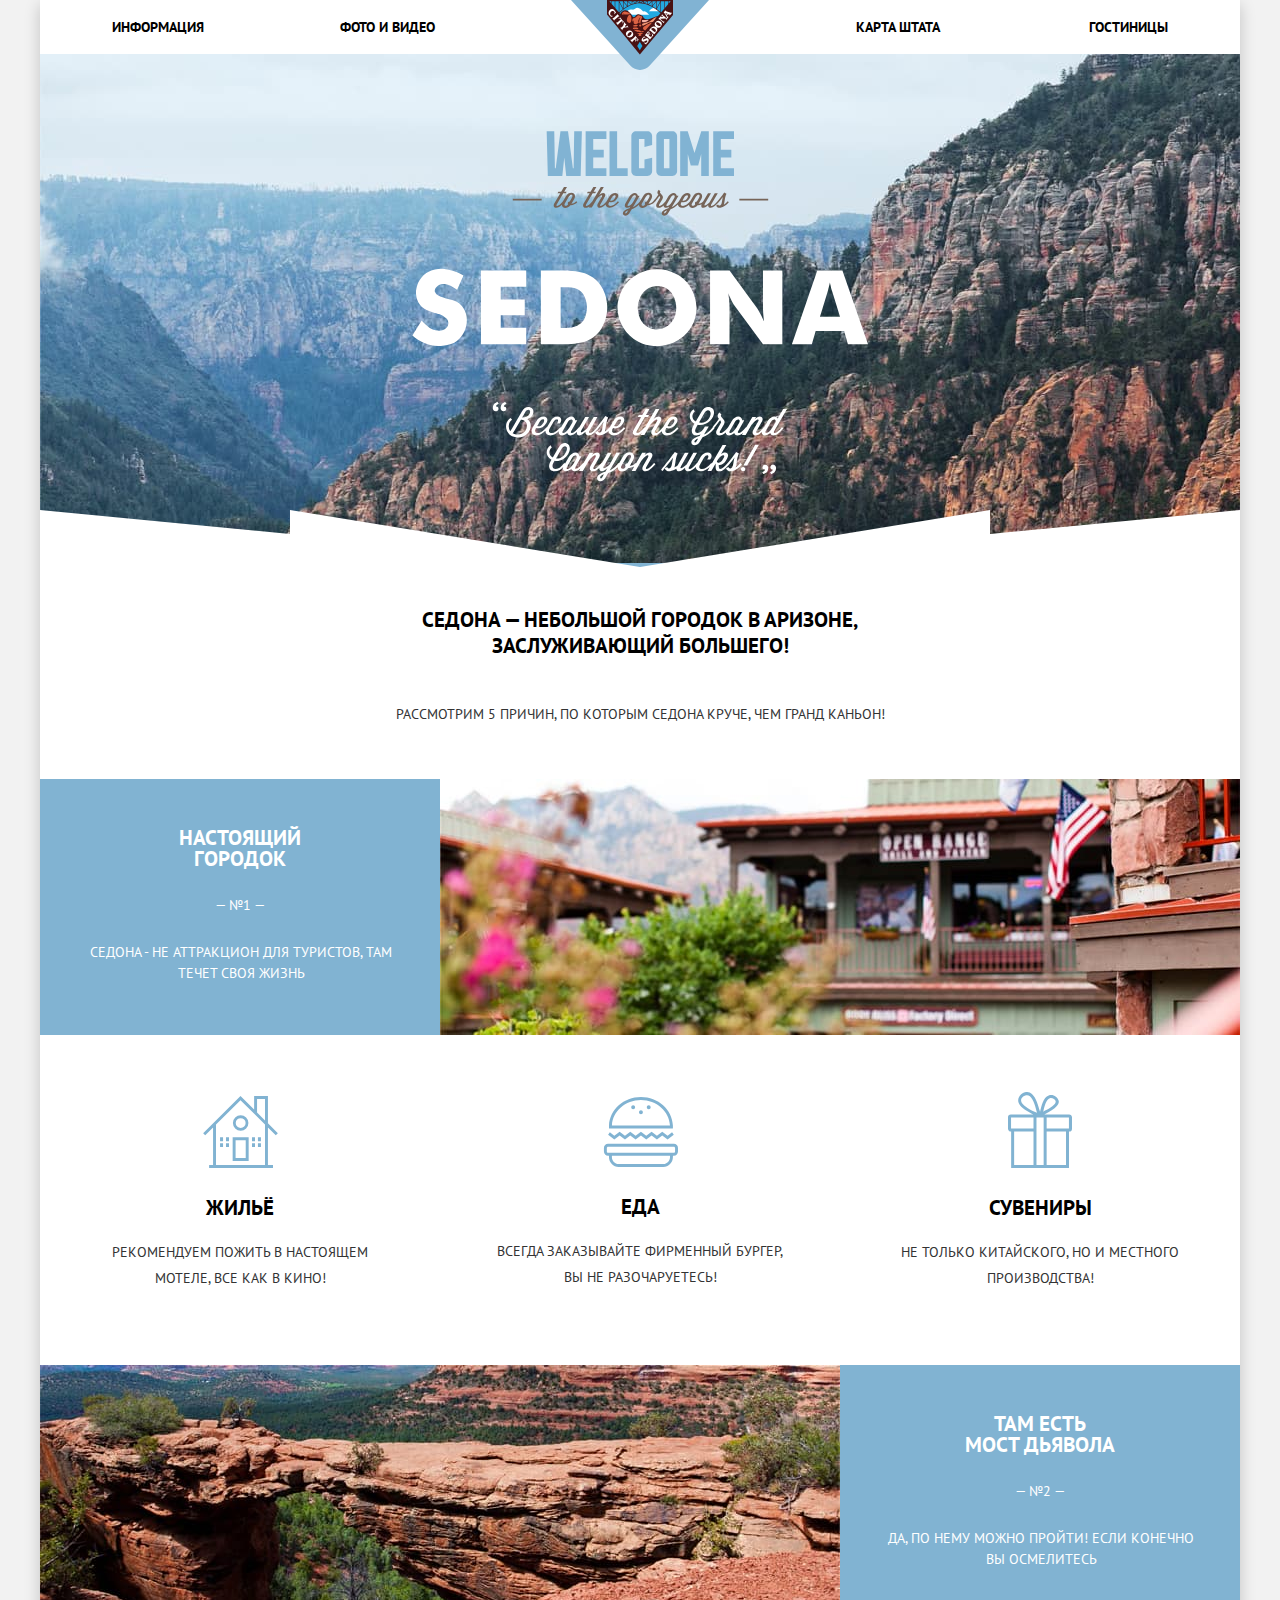
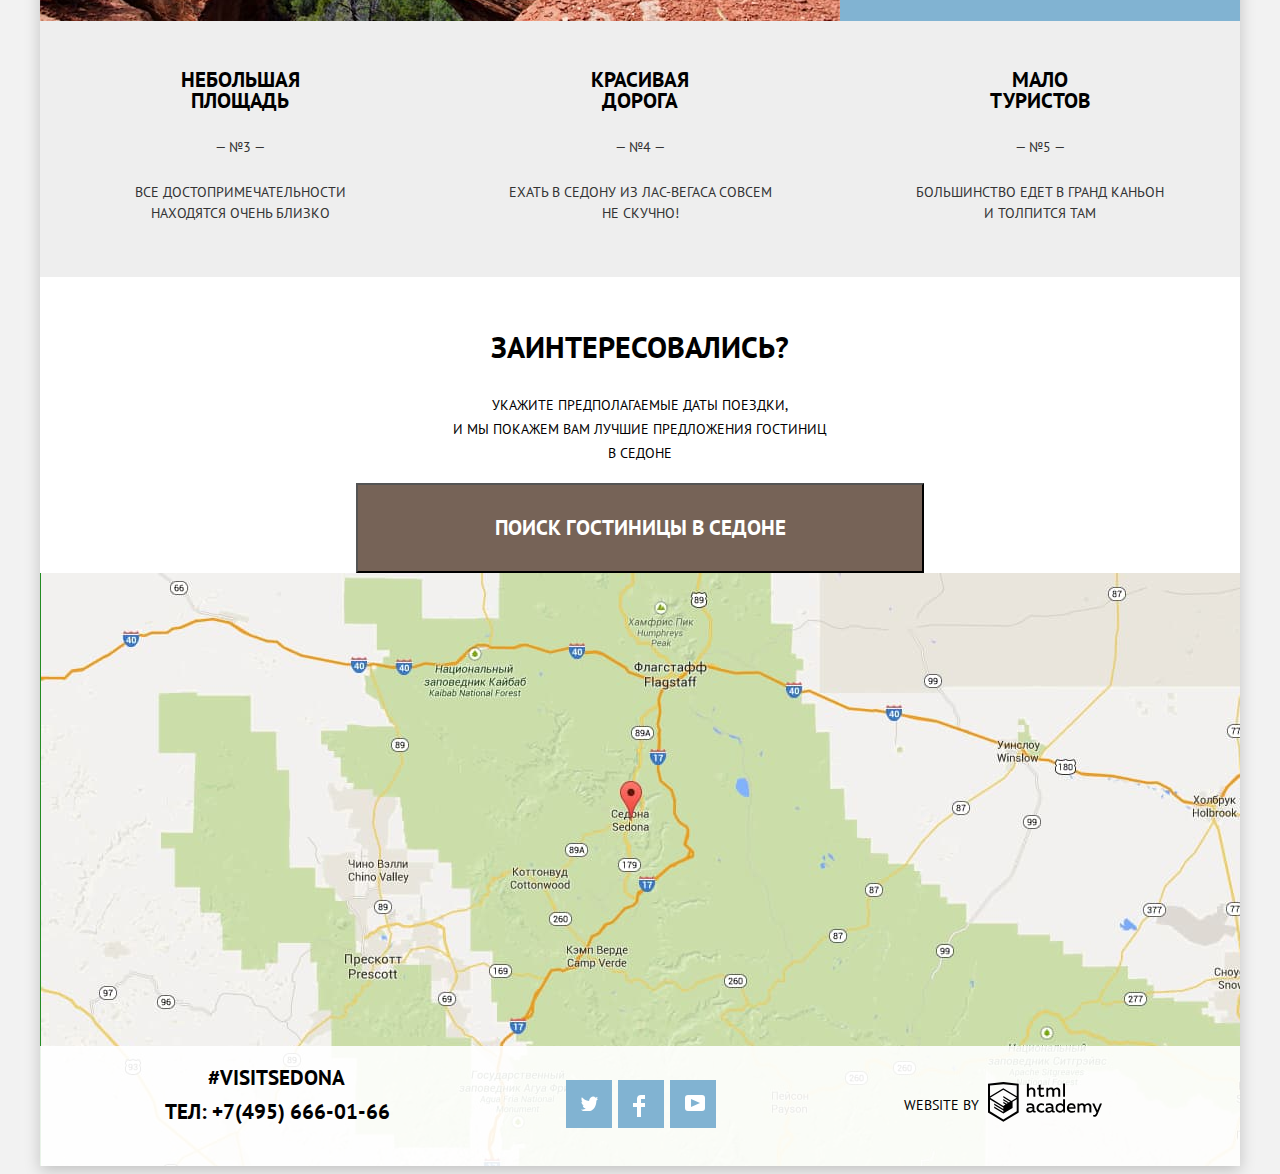
<file: index.html>
<!DOCTYPE html>
<html class="page" lang="ru">
<head>
  <meta charset="utf-8">
  <title>Добро пожаловать в городок Седона</title>
  <link rel="stylesheet" href="https://fonts.googleapis.com/css2?family=PT+Sans:wght@400;700&display=swap">
  <link rel="stylesheet" href="css/normalize.css">
  <link rel="stylesheet" href="css/style.min.css">
</head>

<body>
<div class="page_body">
  <header class="main_header">
    <a href="" class="main_header_logo">
      <img src="img/logo.svg" width="138" height="70" alt="Логотип «Седона»">
    </a>

    <nav class="main_navigation">
      <ul class="site_navigation">
        <li><a href="#" class="site_navigation_link">Информация</a></li>
        <li><a href="#" class="site_navigation_link">Фото и видео</a></li>
        <li><a href="#map_state" class="site_navigation_link">Карта штата</a></li>
        <li><a href="hotels.html" class="site_navigation_link">Гостиницы</a></li>
      </ul>
    </nav>

    <div class="header">
      <div class="banner_inform">
        <img width="1200" height="509" src="img/welcome.svg" alt="Добро пожаловать">
      </div>
      <div class="shape"></div>
    </div>
  </header>

  <main class="container">

    <div class="clarification">
      <h1>Седона&nbsp;&mdash; небольшой городок в&nbsp;Аризоне, Заслуживающий большего!</h1>
      <p class="text">Рассмотрим 5&nbsp;причин, по&nbsp;которым Седона круче, чем Гранд Каньон!</p>
    </div>

    <section class="causes_item_town">
      <h2 class="visually-hidden">Настоящий городок</h2>
      <div class="causes_town_canyon">
        <h3>Настоящий<br>городок</h3>
        <span>— №1 —</span>
        <p>Седона - не&nbsp;аттракцион для туристов, там течет своя жизнь</p>
      </div>
      <img width="800" height="256" src="img/fon_town.jpg" alt="Вид на город">
    </section>

    <section class="causes">
      <h2 class="visually-hidden">Что мы можем предоставить</h2>
      <ul class="causes_list">
        <li class="causes_item">
          <img width="75" height="72" src="img/icon_1.svg" alt="Выбор жилья">
          <h3>Жильё</h3>
          <span>Рекомендуем пожить в&nbsp;настоящем мотеле, все как в&nbsp;кино!</span>
        </li>
        <li class="causes_item">
          <img width="75" height="70" class="icon" src="img/icon_3.svg" alt="Выбор еды">
          <h3>Еда</h3>
          <span>Всегда заказывайте фирменный бургер, вы&nbsp;не&nbsp;разочаруетесь!</span>
        </li>
        <li class="causes_item">
          <img width="64" height="77" class="icon1" src="img/icon_2.svg" alt="Выбор сувениров">
          <h3>Сувениры</h3>
          <span>Не&nbsp;только китайского, но&nbsp;и&nbsp;местного производства!</span>
        </li>
      </ul>
    </section>

    <section class="causes_item_canyon">
      <h2 class="visually-hidden">Мост дьявола</h2>
      <img width="800" height="256" src="img/fon_mountains.jpg" alt="Вид каньона">
      <div class="causes_town_canyon">
        <h3>Там есть <br>мост дьявола</h3>
        <span>— №2 —</span>
        <p>Да, по&nbsp;нему можно пройти! Если конечно вы&nbsp;осмелитесь</p>
      </div>
    </section>

    <section class="causes_have">
      <h2 class="visually-hidden">Что мы имеем</h2>
      <ul class="causes_have_list">
        <li class="causes_have_item">
          <h3>Небольшая площадь</h3>
          <span>— №3 —</span>
          <p>Все достопримечательности находятся очень близко</p>
        </li>
        <li class="causes_have_item">
          <h3>Красивая дорога</h3>
          <span>— №4 —</span>
          <p>Ехать в&nbsp;Седону из&nbsp;Лас-Вегаса совсем не&nbsp;скучно!</p>
        </li>
        <li class="causes_have_item">
          <h3>Мало туристов</h3>
          <span>— №5 —</span>
          <p>Большинство едет в&nbsp;Гранд Каньон и&nbsp;толпится там</p>
        </li>
      </ul>
    </section>

    <section>
      <h2 class="visually-hidden">Форма поиска гостиницы</h2>
      <div class="block">
        <h3>Заинтересовались?</h3>
        <p>Укажите предполагаемые даты поездки,<br> и&nbsp;мы&nbsp;покажем вам лучшие предложения гостиниц в&nbsp;Седоне</p>
      </div>

      <div class="search">

        <form  action="https://echo.htmlacademy.ru" method="post">
          <button class="search_header">Поиск гостиницы в Седоне</button>
          <div class="search_body search_form  modal_show display_none">
            <div class="form_line clearfix">
              <label for="date">Дата заезда:</label>
              <input class="date field" type="text" id="date" name="date" value="24 апреля 2017">

              <svg class="icon_calendar icon_arrival" width="21" height="23" viewBox="0 0 21 23" fill="none"
                   xmlns="http://www.w3.org/2000/svg">
                <path fill-rule="evenodd" clip-rule="evenodd"
                      d="M16.406 3.02498H19.251C20.217 3.02498 21 3.84698 21 4.86198V21.164C21 22.179 20.217 23 19.251 23H1.75C0.784 23 0 22.179 0 21.164V4.86198C0 3.84698 0.784 3.02498 1.75 3.02498H4.593V1.64798C4.593 1.26698 4.887 0.958984 5.25 0.958984C5.612 0.958984 5.906 1.26698 5.906 1.64798V3.02498H9.844V1.64798C9.844 1.26698 10.138 0.958984 10.501 0.958984C10.862 0.958984 11.156 1.26698 11.156 1.64798V3.02498H15.094V1.64798C15.094 1.26698 15.387 0.958984 15.75 0.958984C16.112 0.958984 16.406 1.26698 16.406 1.64798V3.02498ZM19.5646 21.484C19.6466 21.3979 19.691 21.2828 19.688 21.164H19.689V4.86198C19.689 4.60898 19.493 4.40298 19.252 4.40298H16.407V5.78098C16.407 6.16198 16.113 6.46998 15.751 6.46998C15.388 6.46998 15.095 6.16198 15.095 5.78098V4.40298H11.157V5.78098C11.157 6.16198 10.863 6.46998 10.502 6.46998C10.139 6.46998 9.845 6.16198 9.845 5.78098V4.40298H5.907V5.78098C5.907 6.16198 5.613 6.46998 5.251 6.46998C4.888 6.46998 4.594 6.16198 4.594 5.78098V4.40298H1.75C1.50263 4.40953 1.30696 4.61458 1.312 4.86198V21.164C1.30696 21.4114 1.50263 21.6164 1.75 21.623H19.251C19.3698 21.6201 19.4826 21.5701 19.5646 21.484Z"/>
                <path fill-rule="evenodd" clip-rule="evenodd"
                      d="M4.59399 9.2251H7.21899V11.2911H4.59399V9.2251ZM4.59399 12.6681H7.21899V14.7351H4.59399V12.6681ZM7.21899 16.1121H4.59399V18.1781H7.21899V16.1121ZM9.18799 16.1121H11.813V18.1781H9.18799V16.1121ZM11.813 12.6681H9.18799V14.7351H11.813V12.6681ZM9.18799 9.2251H11.813V11.2911H9.18799V9.2251ZM16.406 16.1121H13.781V18.1781H16.406V16.1121ZM13.781 12.6681H16.406V14.7351H13.781V12.6681ZM16.406 9.2251H13.781V11.2911H16.406V9.2251Z"/>
              </svg>
            </div>

            <div class="form_line clearfix">
              <label for="departure">Дата выезда:</label>
              <input class="date field" type="text" id="departure" name="departure"  value="4 июля 2017">

              <svg class="icon_calendar icon_departure" width="21" height="23" viewBox="0 0 21 23" fill="none"
                   xmlns="http://www.w3.org/2000/svg">
                <path fill-rule="evenodd" clip-rule="evenodd"
                      d="M16.406 3.02498H19.251C20.217 3.02498 21 3.84698 21 4.86198V21.164C21 22.179 20.217 23 19.251 23H1.75C0.784 23 0 22.179 0 21.164V4.86198C0 3.84698 0.784 3.02498 1.75 3.02498H4.593V1.64798C4.593 1.26698 4.887 0.958984 5.25 0.958984C5.612 0.958984 5.906 1.26698 5.906 1.64798V3.02498H9.844V1.64798C9.844 1.26698 10.138 0.958984 10.501 0.958984C10.862 0.958984 11.156 1.26698 11.156 1.64798V3.02498H15.094V1.64798C15.094 1.26698 15.387 0.958984 15.75 0.958984C16.112 0.958984 16.406 1.26698 16.406 1.64798V3.02498ZM19.5646 21.484C19.6466 21.3979 19.691 21.2828 19.688 21.164H19.689V4.86198C19.689 4.60898 19.493 4.40298 19.252 4.40298H16.407V5.78098C16.407 6.16198 16.113 6.46998 15.751 6.46998C15.388 6.46998 15.095 6.16198 15.095 5.78098V4.40298H11.157V5.78098C11.157 6.16198 10.863 6.46998 10.502 6.46998C10.139 6.46998 9.845 6.16198 9.845 5.78098V4.40298H5.907V5.78098C5.907 6.16198 5.613 6.46998 5.251 6.46998C4.888 6.46998 4.594 6.16198 4.594 5.78098V4.40298H1.75C1.50263 4.40953 1.30696 4.61458 1.312 4.86198V21.164C1.30696 21.4114 1.50263 21.6164 1.75 21.623H19.251C19.3698 21.6201 19.4826 21.5701 19.5646 21.484Z"/>
                <path fill-rule="evenodd" clip-rule="evenodd"
                      d="M4.59399 9.2251H7.21899V11.2911H4.59399V9.2251ZM4.59399 12.6681H7.21899V14.7351H4.59399V12.6681ZM7.21899 16.1121H4.59399V18.1781H7.21899V16.1121ZM9.18799 16.1121H11.813V18.1781H9.18799V16.1121ZM11.813 12.6681H9.18799V14.7351H11.813V12.6681ZM9.18799 9.2251H11.813V11.2911H9.18799V9.2251ZM16.406 16.1121H13.781V18.1781H16.406V16.1121ZM13.781 12.6681H16.406V14.7351H13.781V12.6681ZM16.406 9.2251H13.781V11.2911H16.406V9.2251Z"/>
              </svg>
            </div>

            <div class="form_line clearfix">
              <div class="half_width">
                <div class="unit_container">
                  <label for="adult">Взрослые:</label>

                  <svg id="amountAdultMinus" class="find_button minus_find_button" width="12" height="3" viewBox="0 0 12 3" fill="none"
                       xmlns="http://www.w3.org/2000/svg">
                    <rect width="12" height="3"/>
                  </svg>

                  <input class="unit field" type="text" id="adult" name="adults"  value="2">

                  <svg id="amountAdultPlus" class="find_button plus_find_button" width="11" height="11" viewBox="0 0 11 11" fill="none"
                       xmlns="http://www.w3.org/2000/svg">
                    <path fill-rule="evenodd" clip-rule="evenodd"
                          d="M4.23086 6.76932V11H6.76932V6.76932H11V4.23086H6.76932V0H4.23085V4.23086H0V6.76932H4.23086Z"/>
                  </svg>
                </div>
              </div>

              <div class="half_width child">

                <div class="unit_container clearfix">
                  <label for="child">Дети:</label>

                  <svg id="amountChildrenMinus" class="find_button minus_find_button" width="12" height="3" viewBox="0 0 12 3" fill="none"
                       xmlns="http://www.w3.org/2000/svg">
                    <rect width="12" height="3"/>
                  </svg>

                  <input class="unit field" type="text" id="child" name="child"  value="0">

                  <svg id="amountChildrenPlus" class="find_button plus_find_button" width="11" height="11" viewBox="0 0 11 11" fill="none"
                       xmlns="http://www.w3.org/2000/svg">
                    <path fill-rule="evenodd" clip-rule="evenodd"
                          d="M4.23086 6.76932V11H6.76932V6.76932H11V4.23086H6.76932V0H4.23085V4.23086H0V6.76932H4.23086Z"/>
                  </svg>
                </div>
              </div>
            </div>

            <button class="find_button_find" type="button"><span>Найти</span></button>
          </div>

        </form>
      </div>
    </section>

    <div class="map" id="map_state">
      <iframe
        src="https://www.google.com/maps/embed?pb=!1m18!1m12!1m3!1d52385.18050596735!2d-111.83015794715256!3d34.85437338104664!2m3!1f0!2f0!3f0!3m2!1i1024!2i768!4f13.1!3m3!1m2!1s0x872da132f942b00d%3A0x5548c523fa6c8efd!2z0KHQtdC00L7QvdCwLCDQkNGA0LjQt9C-0L3QsCA4NjMzNiwg0KHQqNCQ!5e0!3m2!1sru!2sru!4v1603919654954!5m2!1sru!2sru"
        width="1200" height="593" style="border:0;" allowfullscreen="" aria-hidden="false"
        tabindex="0"></iframe>
    </div>

  </main>

  <footer class="main_footer">

    <div class="contact">
      <p>#VISITSEDONA</p>
      <a href="tel:+74956660166">Тел: +7(495) 666-01-66</a>
    </div>

    <div class="social">
      <h2 class="visually-hidden">Мы в соцсетях</h2>
      <ul class="social_list">
        <li>
          <a class="social_button" href=" ">
            <span class="visually-hidden">Twitter</span>
            <svg width="17" height="16" viewBox="0 0 17 15" xmlns="http://www.w3.org/2000/svg">
              <path
                d="M10.95 1.14a3.1 3.1 0 013.58 1.18c.67-.23 1.33-.48 2-.7a2.34 2.34 0 01-.85 1.76c.69.17 1.3-.49 1.3-.49-.16 1-1 1.79-1.56 2.03C15.2 11.67 12.25 16.13 5.34 16H4.9c-.41 0-4.17-.46-4.9-1.89 2.27.2 3.9-.42 4.7-1.18-.97-.3-2.69-.47-2.99-2.95.35.11.57.23 1.2.12C1.7 9.25.36 8.53.44 6.33a1.9 1.9 0 001.34.47c-.7-.24-1.97-3.36-.9-4.95 1.82 1.85 3.74 3.6 7.16 3.77.2-2.29 1.13-3.83 2.9-4.48z"
                fill="#fff"/>
            </svg>
          </a>
        </li>
        <li>
          <a class="social_button" href=" ">
            <span class="visually-hidden">Facebook</span>
            <svg width="12" height="22" fill="none" xmlns="http://www.w3.org/2000/svg">
              <path d="M12 4V0H8a4 4 0 00-4 4v4H0v4h4v10h4V12h4V8H8V4h4z" fill="#fff"/>
            </svg>
          </a>
        </li>
        <li>
          <a class="social_button" href=" ">
            <span class="visually-hidden">Youtube</span>
            <svg width="20" height="16" fill="none" xmlns="http://www.w3.org/2000/svg">
              <path fill-rule="evenodd" clip-rule="evenodd"
                    d="M3 0h14a3 3 0 013 3v10a3 3 0 01-3 3H3a3 3 0 01-3-3V3a3 3 0 013-3zm3.03 4v8L15 8 6.03 4z"
                    fill="#fff"/>
            </svg>
          </a>
        </li>
      </ul>
    </div>

    <div class="footer_copyright">
      <span>Website BY</span>
      <a href="https://htmlacademy.ru">
        <svg width="114" height="40" xmlns="http://www.w3.org/2000/svg">
          <path fill-rule="evenodd" clip-rule="evenodd"
                d="M15.52.06h-.17L0 1.72v28.77l15.35 9.35 15.35-9.35V1.72L15.52.06zm61.5 1.56h-1.93v13.11h1.93V1.63zm-36.16.01v5.14a3.98 3.98 0 012.85-1.23c.97-.06 1.92.3 2.62 1 .69.7 1.06 1.67 1.01 2.67v5.55h-1.97v-5.3c.05-.51-.1-1.03-.41-1.43a1.9 1.9 0 00-1.3-.72h-.3c-1.01.06-1.93.62-2.46 1.5v5.95h-2V1.63h1.96zm36.16 28.85h-1.74v-1.42a4.06 4.06 0 01-3.37 1.66 4.7 4.7 0 01-4.33-4.74 4.7 4.7 0 014.33-4.73c1.21-.04 2.37.47 3.17 1.4v-5.33h1.94v13.16zm-29.95-1.42c.2 0 .39-.04.58-.1v1.43c-.4.15-.82.23-1.25.22a1.76 1.76 0 01-1.76-1.08 5.04 5.04 0 01-3.31 1.17c-1.6 0-3.07-.9-3.07-2.75 0-2.3 2.1-3.01 3.91-3.01.77.01 1.54.1 2.29.27v-.33c0-1.07-.8-1.9-2.31-1.9-1.1 0-2.17.23-3.17.68v-1.83c1.09-.38 2.22-.58 3.37-.6 2.49 0 4.02 1.22 4.02 3.95v3.23a.6.6 0 00.13.43c.1.12.23.2.39.2h.18v.02zm-6.8-1.22c.03.39.2.75.5 1 .28.26.66.38 1.04.35h.12c.95 0 1.87-.39 2.54-1.08v-1.53c-.63-.14-1.27-.21-1.91-.23-1.05 0-2.28.36-2.28 1.49zm15.75-5.9a5.18 5.18 0 00-2.7-.7h-.38c-1.2.05-2.35.58-3.18 1.48-.83.9-1.27 2.1-1.23 3.34v.44a4.48 4.48 0 004.72 4.23c1 .03 2-.18 2.91-.61v-1.85c-.78.45-1.67.69-2.56.7a2.88 2.88 0 01-2.66-1.43 3.02 3.02 0 010-3.07 2.88 2.88 0 012.66-1.43c.86 0 1.7.26 2.42.75v-1.85zm10.13 7.12c.2 0 .4-.04.58-.1v1.43c-.4.15-.82.23-1.24.22a1.76 1.76 0 01-1.77-1.08 5.04 5.04 0 01-3.3 1.17c-1.6 0-3.08-.9-3.08-2.75 0-2.3 2.11-3.01 3.92-3.01.77.01 1.53.1 2.29.27v-.33c0-1.07-.8-1.9-2.32-1.9-1.09 0-2.16.23-3.16.68v-1.83c1.08-.38 2.22-.58 3.37-.6 2.49 0 4.02 1.22 4.02 3.95v3.23a.6.6 0 00.12.43c.1.12.24.2.4.2h.17v.02zm-6.3-.21c-.29-.26-.47-.62-.5-1.01h.03c0-1.13 1.16-1.49 2.28-1.49.64.02 1.28.1 1.9.23v1.53a3.54 3.54 0 01-2.54 1.08h-.11a1.4 1.4 0 01-1.05-.34zm9.48-2.92c0-1.64 1.3-2.98 2.9-2.98l.03.06c1.21 0 2.31.73 2.8 1.86v2.16a3.02 3.02 0 01-2.82 1.88 2.95 2.95 0 01-2.91-2.98zm14.02-4.68c3.5 0 4.7 2.89 4.13 5.49h-6.56c.22 1.62 1.76 2.28 3.37 2.28.96 0 1.91-.22 2.78-.64v1.73c-1 .43-2.08.64-3.16.61-2.67 0-5.01-1.53-5.01-4.77a4.57 4.57 0 011.14-3.27c.8-.89 1.9-1.41 3.08-1.46h.23v.03zm-2.48 3.93a2.42 2.42 0 012.57-2.27h.05c.62-.06 1.23.17 1.67.62.44.45.67 1.08.62 1.71h-4.91v-.06zm8.62 5.28V21.5h1.74v1.07a3.98 3.98 0 012.93-1.37 3 3 0 012.79 1.52 4.3 4.3 0 013.07-1.44 3.2 3.2 0 012.49 1.01c.64.69.97 1.63.88 2.58v5.61h-2v-5.55c.05-.46-.08-.91-.37-1.27a1.67 1.67 0 00-1.13-.62h-.27c-.87.05-1.67.5-2.19 1.2v6.24h-2v-5.55c.04-.46-.1-.92-.38-1.27-.29-.35-.7-.57-1.15-.61h-.21c-.94.08-1.8.6-2.33 1.4v6.07h-1.83l-.04-.06zm24.49-8.99h-2l-2.66 6.8-3.01-6.78h-2.11l4.22 9.06-.18.45c-.52 1.36-1.24 2.05-2.19 2.05-.3 0-.6-.04-.9-.13v1.7c.39.1.78.14 1.17.15 1.33 0 2.58-.75 3.53-3.09l4.13-10.2zM52.68 5.8V2.55l-1.95.46v2.72h-1.59V7.5h1.65V12c-.07.83.23 1.64.82 2.21.59.58 1.4.85 2.2.75.79 0 1.58-.12 2.33-.38v-1.73c-.57.24-1.17.36-1.78.36-1.14 0-1.67-.39-1.67-1.58v-4.1h3.16V5.78H52.7zm5.7 8.96v-9h1.76v1.08a3.98 3.98 0 012.92-1.38A3 3 0 0165.8 6.9a4.3 4.3 0 013.07-1.44 3.2 3.2 0 012.5 1.05c.63.7.94 1.66.84 2.62v5.62h-2V9.2c.04-.46-.1-.91-.37-1.27a1.67 1.67 0 00-1.14-.62h-.24c-.86.05-1.66.5-2.18 1.2v6.24h-2V9.2c.04-.46-.1-.91-.37-1.27a1.67 1.67 0 00-1.13-.62h-.25c-.94.08-1.8.6-2.33 1.39v6.07H58.4zM28.7 29.3v.02-.02zm0-11.98V29.3l-13.35 8.13L2 29.32v-11.8L15.3 25.6v1.42l-9.1-5.5v1.41l9.15 5.62v1.5L6.19 24.5v1.45l9.16 5.62 9.23-5.65v-6.1l4.12-2.5zm0-1.54l-3.66 2.16-1.7 1.07-8.03-4.93v1.42l6.85 4.23-.15.1-1.06.58-5.66-3.46v1.45l4.47 2.72-1.05.72-3.38-2.05v1.41l2.22 1.34-2.25 1.36L2.1 15.86l13.2-8.13 13.4 8.05zM15.3 6.28l13.42 8.07V3.56L15.36 2.13 2.02 3.56v10.8l13.27-8.09z"/>
        </svg>
      </a>
    </div>

  </footer>
</div>

<script src="js/script.min.js"></script>

</body>
</html>
</file>
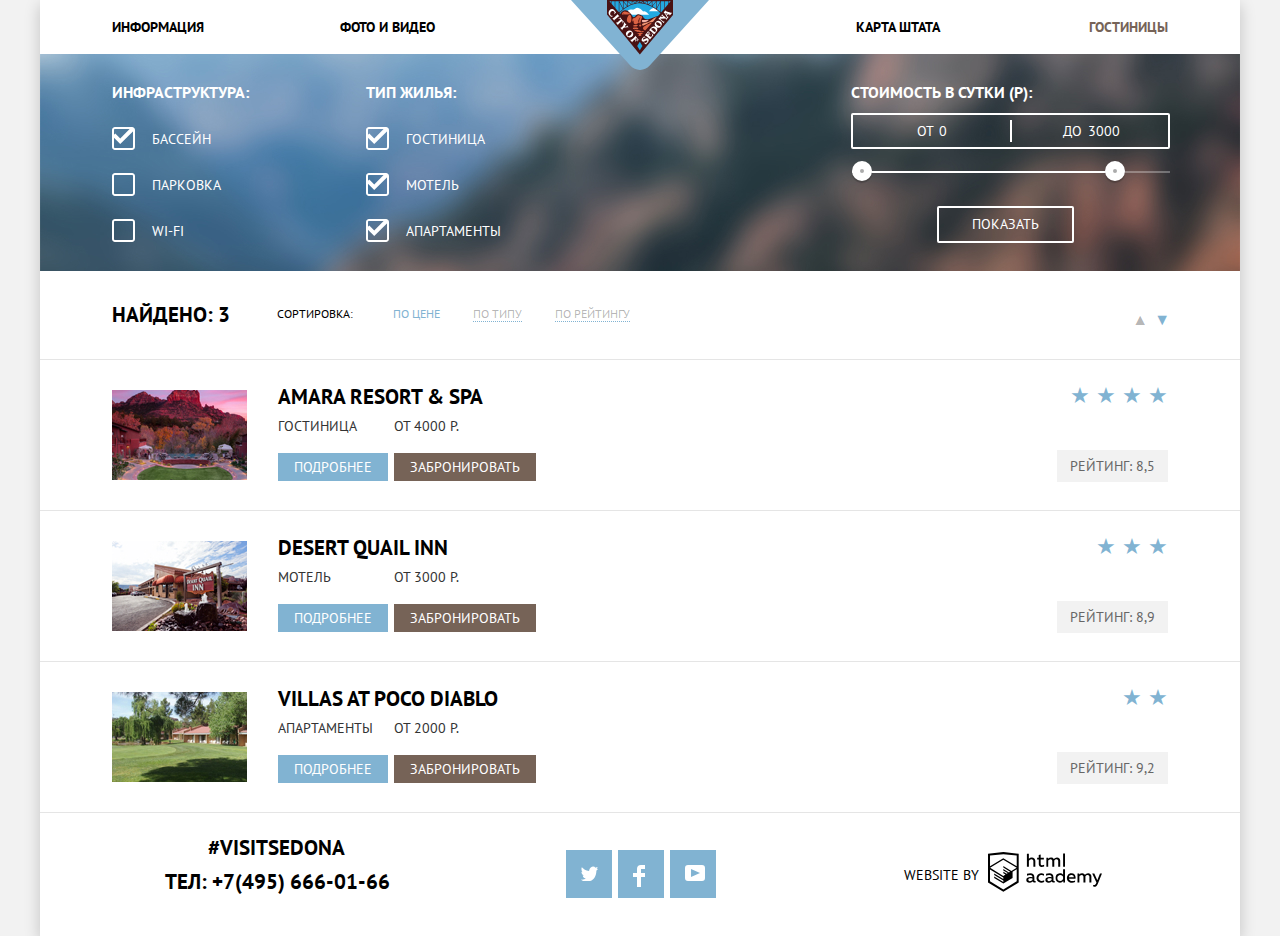
<file: hotels.html>
<!DOCTYPE html>
<html class="page" lang="ru">
<head>
  <meta charset="utf-8">
  <title>Выбор отеля в городе Седона</title>
  <link rel="stylesheet" href="https://fonts.googleapis.com/css2?family=PT+Sans:wght@400;700&display=swap">
  <link rel="stylesheet" href="css/normalize.css">
  <link rel="stylesheet" href="css/style.min.css">
</head>

<body>
<div class="page_body">
  <header class="main_header main_header_hotels">
    <a href="index.html" class="main_header_logo">
      <img src="img/logo.svg" width="138" height="70" alt="Логотип «Седона»">
    </a>

    <nav class="main_navigation">
      <ul class="site_navigation">
        <li><a href="#" class="site_navigation_link">Информация</a></li>
        <li><a href="#" class="site_navigation_link">Фото и видео</a></li>
        <li><a href="#" class="site_navigation_link">Карта штата</a></li>
        <li><a href="hotels.html" class="site_navigation_link site_navigation_link_active">Гостиницы</a></li>
      </ul>
    </nav>
  </header>

  <main class="filter_catalog">
    <h1 class="visually-hidden">Отели в городе Седона</h1>

    <div class="filter_block">
      <form action="https://echo.htmlacademy.ru" method="post">

        <div class="filter_infrastructure">
          <p class="filter_head">Инфраструктура:</p>
          <input type="checkbox" name="swimming_pool" id="swimming_pool" checked>
          <label for="swimming_pool" class="click">Бассейн</label>
          <input type="checkbox" name="parking" id="parking">
          <label for="parking" class="click">Парковка</label>
          <input type="checkbox" name="Wi-fi" id="Wi-fi">
          <label for="Wi-fi" class="click">Wi-fi</label>
        </div>

        <div class="filter_type_house">
          <p class="filter_head">Тип жилья:</p>
          <input type="checkbox" name="hotel" id="hotel" checked>
          <label for="hotel" class="click">Гостиница</label>
          <input type="checkbox" name="motel" id="motel" checked>
          <label for="motel" class="click">Мотель</label>
          <input type="checkbox" name="apartments" id="apartments" checked>
          <label for="apartments" class="click">Апартаменты</label><br>
        </div>

        <div class="price_range">
          <div class="filter_range">
            <p class="filter_head coast">Стоимость в сутки (Р):</p>
            <div class="coast_price">
              <label class="price_min">От
                <input type="text" name="price_min" value="0">
              </label>
              <label class="price_max">До
                <input type="text" name="price_max" value="3000">
              </label>
            </div>
            <div class="range_controls">
              <div class="scale">
                <div class="strip"></div>
              </div>
              <div class="range_toggle min_range_toggle"></div>
              <div class="range_toggle max_range_toggle"></div>
            </div>
            <button class="button_show" type="submit">Показать</button>
          </div>
        </div>

      </form>
    </div>

    <div class="filter_hotels">
      <div class="found_hotels">
        <span>Найдено: 3</span>
      </div>

      <div class="sorting_hotels">
        <span>Сортировка:</span>
        <ul class="sorting_hotels_filters">
          <li>
            <a class="by_price" href="#">По цене</a>
          </li>
          <li>
            <a href="#">По типу</a>
          </li>
          <li>
            <a href="#">По рейтингу</a>
          </li>
        </ul>
      </div>

      <div class="sorting_hotels_icon">
        <a href="#">
          <div class="icon_up"></div>
        </a>
        <a class="current" href="#">
          <div class="icon_down"></div>
        </a>
      </div>
    </div>

    <div class="hotels">

      <div class="photo">
        <img width="135" height="90" src="img/hotel_amara.jpg" alt="Отель Amara Resort & Spa»">
      </div>

      <div class="hotel_information">
        <h2 class="hotel_title">
          <a href="#">Amara Resort &amp; SPA</a>
        </h2>
        <div class="hotel_type">
          <span>Гостиница</span>
          <a class="button hotel_type_button" href="#">Подробнее</a>
        </div>
        <div class="hotel_reserve">
          <span>От 4000 р.</span>
          <a class="button hotel_reserve_button" href="#">Забронировать</a>
        </div>
      </div>

      <div class="rating">
        <div class="rating_stars">
          <span class="icon_star"></span>
          <span class="icon_star"></span>
          <span class="icon_star"></span>
          <span class="icon_star"></span>
        </div>
        <span class="rating_in_numbers">Рейтинг: 8,5</span>
      </div>

    </div>

    <div class="hotels">

      <div class="photo">
        <img width="135" height="90" src="img/hotel_desert.jpg" alt="Отель Desert Quail Inn»">
      </div>

      <div class="hotel_information">
        <h2 class="hotel_title">
          <a href="#">Desert Quail Inn</a>
        </h2>
        <div class="hotel_type">
          <span>Мотель</span>
          <a class="button hotel_type_button" href="#">Подробнее</a>
        </div>
        <div class="hotel_reserve">
          <span>От 3000 р.</span>
          <a class="button hotel_reserve_button" href="#">Забронировать</a>
        </div>
      </div>

      <div class="rating">
        <div class="rating_stars">
          <span class="icon_star"></span>
          <span class="icon_star"></span>
          <span class="icon_star"></span>
        </div>
        <span class="rating_in_numbers">Рейтинг: 8,9</span>
      </div>

    </div>

    <div class="hotels">

      <div class="photo">
        <img width="135" height="90" src="img/hotel_villas.jpg" alt="Отель Villas at Poco Diablo»">
      </div>

      <div class="hotel_information">
        <h2 class="hotel_title">
          <a href="#">Villas at Poco Diablo</a>
        </h2>
        <div class="hotel_type">
          <span>Апартаменты</span>
          <a class="button hotel_type_button" href="#">Подробнее</a>
        </div>
        <div class="hotel_reserve">
          <span>От 2000 р.</span>
          <a class="button hotel_reserve_button" href="#">Забронировать</a>
        </div>
      </div>

      <div class="rating">
        <div class="rating_stars">
          <span class="icon_star"></span>
          <span class="icon_star"></span>
        </div>
        <span class="rating_in_numbers">Рейтинг: 9,2</span>
      </div>

    </div>

  </main>

  <footer class="main_footer" style="margin-top: 3px;">

    <div class="contact">
      <p>#VISITSEDONA</p>
      <a href="tel:+74956660166">Тел: +7(495) 666-01-66</a>
    </div>

    <div class="social">
      <h2 class="visually-hidden">Мы в соцсетях</h2>
      <ul class="social_list">
        <li>
          <a class="social_button" href=" ">
            <span class="visually-hidden">Twitter</span>

            <svg width="17" height="16" viewBox="0 0 17 15" xmlns="http://www.w3.org/2000/svg">
              <path
                d="M10.95 1.14a3.1 3.1 0 013.58 1.18c.67-.23 1.33-.48 2-.7a2.34 2.34 0 01-.85 1.76c.69.17 1.3-.49 1.3-.49-.16 1-1 1.79-1.56 2.03C15.2 11.67 12.25 16.13 5.34 16H4.9c-.41 0-4.17-.46-4.9-1.89 2.27.2 3.9-.42 4.7-1.18-.97-.3-2.69-.47-2.99-2.95.35.11.57.23 1.2.12C1.7 9.25.36 8.53.44 6.33a1.9 1.9 0 001.34.47c-.7-.24-1.97-3.36-.9-4.95 1.82 1.85 3.74 3.6 7.16 3.77.2-2.29 1.13-3.83 2.9-4.48z"
                fill="#fff"/>
            </svg>
          </a>
        </li>
        <li>
          <a class="social_button" href=" ">
            <span class="visually-hidden">Facebook</span>

            <svg width="12" height="22" fill="none" xmlns="http://www.w3.org/2000/svg">
              <path d="M12 4V0H8a4 4 0 00-4 4v4H0v4h4v10h4V12h4V8H8V4h4z" fill="#fff"/>
            </svg>
          </a>
        </li>
        <li>
          <a class="social_button" href=" ">
            <span class="visually-hidden">Youtube</span>

            <svg width="20" height="16" fill="none" xmlns="http://www.w3.org/2000/svg">
              <path fill-rule="evenodd" clip-rule="evenodd"
                    d="M3 0h14a3 3 0 013 3v10a3 3 0 01-3 3H3a3 3 0 01-3-3V3a3 3 0 013-3zm3.03 4v8L15 8 6.03 4z"
                    fill="#fff"/>
            </svg>
          </a>
        </li>
      </ul>
    </div>

    <div class="footer_copyright">
      <span>Website BY</span>
      <a href="https://htmlacademy.ru">
        <svg width="114" height="40" xmlns="http://www.w3.org/2000/svg">
          <path fill-rule="evenodd" clip-rule="evenodd"
                d="M15.52.06h-.17L0 1.72v28.77l15.35 9.35 15.35-9.35V1.72L15.52.06zm61.5 1.56h-1.93v13.11h1.93V1.63zm-36.16.01v5.14a3.98 3.98 0 012.85-1.23c.97-.06 1.92.3 2.62 1 .69.7 1.06 1.67 1.01 2.67v5.55h-1.97v-5.3c.05-.51-.1-1.03-.41-1.43a1.9 1.9 0 00-1.3-.72h-.3c-1.01.06-1.93.62-2.46 1.5v5.95h-2V1.63h1.96zm36.16 28.85h-1.74v-1.42a4.06 4.06 0 01-3.37 1.66 4.7 4.7 0 01-4.33-4.74 4.7 4.7 0 014.33-4.73c1.21-.04 2.37.47 3.17 1.4v-5.33h1.94v13.16zm-29.95-1.42c.2 0 .39-.04.58-.1v1.43c-.4.15-.82.23-1.25.22a1.76 1.76 0 01-1.76-1.08 5.04 5.04 0 01-3.31 1.17c-1.6 0-3.07-.9-3.07-2.75 0-2.3 2.1-3.01 3.91-3.01.77.01 1.54.1 2.29.27v-.33c0-1.07-.8-1.9-2.31-1.9-1.1 0-2.17.23-3.17.68v-1.83c1.09-.38 2.22-.58 3.37-.6 2.49 0 4.02 1.22 4.02 3.95v3.23a.6.6 0 00.13.43c.1.12.23.2.39.2h.18v.02zm-6.8-1.22c.03.39.2.75.5 1 .28.26.66.38 1.04.35h.12c.95 0 1.87-.39 2.54-1.08v-1.53c-.63-.14-1.27-.21-1.91-.23-1.05 0-2.28.36-2.28 1.49zm15.75-5.9a5.18 5.18 0 00-2.7-.7h-.38c-1.2.05-2.35.58-3.18 1.48-.83.9-1.27 2.1-1.23 3.34v.44a4.48 4.48 0 004.72 4.23c1 .03 2-.18 2.91-.61v-1.85c-.78.45-1.67.69-2.56.7a2.88 2.88 0 01-2.66-1.43 3.02 3.02 0 010-3.07 2.88 2.88 0 012.66-1.43c.86 0 1.7.26 2.42.75v-1.85zm10.13 7.12c.2 0 .4-.04.58-.1v1.43c-.4.15-.82.23-1.24.22a1.76 1.76 0 01-1.77-1.08 5.04 5.04 0 01-3.3 1.17c-1.6 0-3.08-.9-3.08-2.75 0-2.3 2.11-3.01 3.92-3.01.77.01 1.53.1 2.29.27v-.33c0-1.07-.8-1.9-2.32-1.9-1.09 0-2.16.23-3.16.68v-1.83c1.08-.38 2.22-.58 3.37-.6 2.49 0 4.02 1.22 4.02 3.95v3.23a.6.6 0 00.12.43c.1.12.24.2.4.2h.17v.02zm-6.3-.21c-.29-.26-.47-.62-.5-1.01h.03c0-1.13 1.16-1.49 2.28-1.49.64.02 1.28.1 1.9.23v1.53a3.54 3.54 0 01-2.54 1.08h-.11a1.4 1.4 0 01-1.05-.34zm9.48-2.92c0-1.64 1.3-2.98 2.9-2.98l.03.06c1.21 0 2.31.73 2.8 1.86v2.16a3.02 3.02 0 01-2.82 1.88 2.95 2.95 0 01-2.91-2.98zm14.02-4.68c3.5 0 4.7 2.89 4.13 5.49h-6.56c.22 1.62 1.76 2.28 3.37 2.28.96 0 1.91-.22 2.78-.64v1.73c-1 .43-2.08.64-3.16.61-2.67 0-5.01-1.53-5.01-4.77a4.57 4.57 0 011.14-3.27c.8-.89 1.9-1.41 3.08-1.46h.23v.03zm-2.48 3.93a2.42 2.42 0 012.57-2.27h.05c.62-.06 1.23.17 1.67.62.44.45.67 1.08.62 1.71h-4.91v-.06zm8.62 5.28V21.5h1.74v1.07a3.98 3.98 0 012.93-1.37 3 3 0 012.79 1.52 4.3 4.3 0 013.07-1.44 3.2 3.2 0 012.49 1.01c.64.69.97 1.63.88 2.58v5.61h-2v-5.55c.05-.46-.08-.91-.37-1.27a1.67 1.67 0 00-1.13-.62h-.27c-.87.05-1.67.5-2.19 1.2v6.24h-2v-5.55c.04-.46-.1-.92-.38-1.27-.29-.35-.7-.57-1.15-.61h-.21c-.94.08-1.8.6-2.33 1.4v6.07h-1.83l-.04-.06zm24.49-8.99h-2l-2.66 6.8-3.01-6.78h-2.11l4.22 9.06-.18.45c-.52 1.36-1.24 2.05-2.19 2.05-.3 0-.6-.04-.9-.13v1.7c.39.1.78.14 1.17.15 1.33 0 2.58-.75 3.53-3.09l4.13-10.2zM52.68 5.8V2.55l-1.95.46v2.72h-1.59V7.5h1.65V12c-.07.83.23 1.64.82 2.21.59.58 1.4.85 2.2.75.79 0 1.58-.12 2.33-.38v-1.73c-.57.24-1.17.36-1.78.36-1.14 0-1.67-.39-1.67-1.58v-4.1h3.16V5.78H52.7zm5.7 8.96v-9h1.76v1.08a3.98 3.98 0 012.92-1.38A3 3 0 0165.8 6.9a4.3 4.3 0 013.07-1.44 3.2 3.2 0 012.5 1.05c.63.7.94 1.66.84 2.62v5.62h-2V9.2c.04-.46-.1-.91-.37-1.27a1.67 1.67 0 00-1.14-.62h-.24c-.86.05-1.66.5-2.18 1.2v6.24h-2V9.2c.04-.46-.1-.91-.37-1.27a1.67 1.67 0 00-1.13-.62h-.25c-.94.08-1.8.6-2.33 1.39v6.07H58.4zM28.7 29.3v.02-.02zm0-11.98V29.3l-13.35 8.13L2 29.32v-11.8L15.3 25.6v1.42l-9.1-5.5v1.41l9.15 5.62v1.5L6.19 24.5v1.45l9.16 5.62 9.23-5.65v-6.1l4.12-2.5zm0-1.54l-3.66 2.16-1.7 1.07-8.03-4.93v1.42l6.85 4.23-.15.1-1.06.58-5.66-3.46v1.45l4.47 2.72-1.05.72-3.38-2.05v1.41l2.22 1.34-2.25 1.36L2.1 15.86l13.2-8.13 13.4 8.05zM15.3 6.28l13.42 8.07V3.56L15.36 2.13 2.02 3.56v10.8l13.27-8.09z"/>
        </svg>
      </a>
    </div>

  </footer>
</div>
</body>
</html>
</file>
<file: css/style.min.css>
:root{--basic-black:#000000;--basic-extra-dark:#333333;--basic-dark:#888888;--basic-neutral:#F2F2F2;--basic-white:#ffffff;--special-extra-brown:#503E33;--special-brown:#604E43;--special-light-brown:#766357;--special-extra-blue:#5496bd;--special-blue:#669ec0;--special-light-blue:#81B3D2;--special-light-grey:#BDBBBC;--special-grey:#A9A9A9}body{margin:0;padding:0;font-family:"PT Sans",Arial,sans-serif;font-size:14px;line-height:26px;color:var(--basic-black);text-transform:uppercase;background-color:var(--basic-neutral)}img{max-width:100%;height:auto}.page{height:100%}.page_body{max-width:1200px;min-height:100%;background-color:var(--basic-white);position:relative;-webkit-box-shadow:0 5px 15px 0 rgba(0,1,1,0.2);box-shadow:0 5px 15px 0 rgba(0,1,1,0.2);margin:0 auto;padding:0}.main_header{position:relative}.main_header_logo{display:block;width:138px;position:absolute;left:-69px;margin-left:50%;z-index:10}.main_navigation{background-color:var(--basic-white);padding:14px 72px;z-index:10}.site_navigation{list-style:none;margin:0;padding:0;display:-webkit-box;display:-ms-flexbox;display:flex;-webkit-box-orient:horizontal;-webkit-box-direction:normal;-ms-flex-flow:row nowrap;flex-flow:row nowrap;-webkit-box-pack:start;-ms-flex-pack:start;justify-content:flex-start}.site_navigation li{width:228px}.site_navigation li:nth-child(2){margin-right:auto}.site_navigation li:nth-child(3),.site_navigation li:nth-child(4){text-align:right}.site_navigation_link{font-weight:bold;text-decoration:none;color:var(--basic-black)}.site_navigation_link:hover{color:var(--special-light-blue)}.site_navigation_link:active{color:var(--special-light-grey)}.header{position:relative;min-height:513px;background:#81B3D2 url("../img/photo.jpg") no-repeat 50% 0}.banner_inform{margin:auto;width:457px;height:350px;padding-top:77px;psdding-bottom:81px;text-align:center}.shape{position:absolute;left:0;bottom:0;width:1200px;height:57px;background:url("../img/lightning.svg")}.container{width:1200px;margin:0 auto;padding:0}.clarification{text-align:center;margin:auto;padding-top:40px;padding-bottom:38px}.clarification h1{width:470px;height:80px;font-size:21px;margin:0 auto}.text{text-align:center;color:var(--basic-extra-dark)}.causes_item_town,.causes_item_canyon{display:-webkit-box;display:-ms-flexbox;display:flex;-webkit-box-orient:horizontal;-webkit-box-direction:normal;-ms-flex-flow:row nowrap;flex-flow:row nowrap;-webkit-box-align:stretch;-ms-flex-align:stretch;align-items:stretch;min-height:256px;overflow:hidden}.causes_town_canyon{width:400px;background-color:var(--special-light-blue);color:var(--basic-white);-webkit-box-sizing:border-box;box-sizing:border-box;text-align:center;min-height:256px}.causes_town_canyon p{padding:10px 46px 0 48px}.causes_town_canyon h3{font-size:21px;line-height:21px;padding:27px 0 2px}.causes_town_canyon span,.causes_town_canyon p{font-size:14px;line-height:21px}.causes{background-color:var(--basic-white);height:330px}.causes_list{min-height:330px;overflow:hidden;display:-webkit-box;display:-ms-flexbox;display:flex;-webkit-box-orient:horizontal;-webkit-box-direction:normal;-ms-flex-flow:row nowrap;flex-flow:row nowrap;-webkit-box-pack:justify;-ms-flex-pack:justify;justify-content:space-between;margin:0;padding:0;list-style:none}.causes_item{text-align:center;padding:61px 4% 74px;width:33.33%}.icon{margin-top:1px}.icon1{margin-top:-4px}.causes_item h3{font-size:21px;line-height:21px}.causes_item span,.causes_item p{font-size:14px;line-height:21px}.causes_item span{color:var(--basic-extra-dark)}.causes_have{background-color:#EEEEEE;height:256px}.causes_have_list{height:256px;min-height:256px;overflow:hidden;display:-webkit-box;display:-ms-flexbox;display:flex;-webkit-box-orient:horizontal;-webkit-box-direction:normal;-ms-flex-flow:row nowrap;flex-flow:row nowrap;-webkit-box-pack:justify;-ms-flex-pack:justify;justify-content:space-between;margin:0;padding:0;list-style:none}.causes_have_item{text-align:center;padding:61px 4% 34px;width:33.33%}.causes_have_item h3{font-size:21px;line-height:21px;width:119px;margin:-13px auto 23px}.causes_have_item span,.causes_have_item p{font-size:14px;line-height:21px;margin:22px 15px;color:var(--basic-extra-dark)}.block{font-size:30px;line-height:24px;width:435px;height:148px;margin:auto;text-align:center;padding:58px 6% 0;background-color:var(--basic-white);min-height:148px;overflow:hidden}.block h3{font-size:30px;margin-bottom:30px;margin-top:0}.block p{font-size:14px;line-height:24px;padding-top:4px}.search{position:relative;width:568px;margin:0 auto}.search_header{display:block;width:568px;margin:0 auto;color:var(--basic-white);padding:30px 0 30px;font-size:21px;line-height:26px;font-weight:bold;text-decoration:none;background-color:var(--special-light-brown);text-transform:uppercase}.search button:hover{background-color:var(--special-brown)}.search button:active{background-color:var(--special-extra-brown);color:rgba(255,255,255,0.3)}.search_body{position:absolute;top:85px;left:0;width:568px;padding:57px 55px;margin:0 auto;-webkit-box-sizing:border-box;box-sizing:border-box;line-height:26px;text-align:right;font-weight:bold;background:var(--basic-white);z-index:1}.form_line input,.form_line label,.form_line svg{margin-bottom:28px}.search_body .form_line{position:relative;width:458px}.search_body label{float:left;padding:4px 0 7px}.search_body .date{width:346px;padding-right:37px}.search_body .field{line-height:26px;padding:3px 0 8px 13px;border:2px solid transparent;outline:none;-webkit-box-sizing:border-box;box-sizing:border-box;text-transform:uppercase;background:var(--basic-neutral);font-family:"PT Sans",Arial,sans-serif;color:var(--basic-black)}.search_body .field:hover{background:#ebebeb}.search_body .field:focus{background:var(--basic-white);border:2px solid #E5E5E5;-webkit-box-sizing:border-box;box-sizing:border-box}.search_body .icon_calendar{position:absolute;right:6px;font-size:21px;font-weight:200;line-height:38px;color:#c2c2c2;fill:var(--special-grey)}.icon_arrival{padding-top:7px;padding-right:3px}.icon_departure{padding-top:6px;padding-right:3px}.search_body .icon_calendar:hover{fill:var(--basic-black)}.search_body .icon_calendar:active{fill:var(--special-light-blue)}.search_body .half_width{float:left;width:49%}.child{padding-left:9px}.child label{margin-left:46px}.half_width .unit_container{position:relative}.unit_container .find_button{position:absolute;top:3px;line-height:26px;fill:var(--special-grey);background:var(--basic-neutral);border:none;outline:none;margin:13px 8px}.unit_container .find_button:hover{fill:var(--basic-black)}.unit_container .find_button:active{fill:var(--special-light-blue)}.unit_container .minus_find_button{left:117px}.half_width .unit{width:114px;padding-left:54px;padding-right:46px}.half_width:first-child .plus_find_button{right:4px;top:auto}.unit_container .plus_find_button{right:5px;top:auto}.search_body .find_button_find{width:458px;-webkit-box-sizing:border-box;box-sizing:border-box;font-size:21px;line-height:26px;text-transform:uppercase;color:var(--basic-white);background:var(--special-light-blue);border:none;outline:none;font-weight:bold;height:56px;margin-top:22px}.search_body .find_button_find:hover{background:var(--special-blue)}.search_body .find_button_find:active{background:var(--special-extra-blue)}.form_line input{font-weight:bold;font-size:14px;line-height:26px;color:var(--basic-black)}.main_footer{display:-ms-grid;display:grid;-ms-grid-columns:1fr 1fr 1fr;grid-template-columns:1fr 1fr 1fr;justify-items:center;-webkit-box-align:center;-ms-flex-align:center;align-items:center;margin-top:-120px;min-height:120px;background-color:rgba(255,255,255,0.9);position:relative}.contact{font-size:21px;font-weight:bold;color:var(--basic-black);text-decoration:none;text-align:center}.contact a{text-decoration:none;color:var(--basic-black);margin:0 0 0 74px}.contact a:hover,.contact a:focus{text-decoration:none}.contact p{margin:-23px -73px 8px 0}.social h2{font-size:14px}.social_list{margin:0;padding:0 71px 5px 78px;list-style:none;display:-webkit-box;display:-ms-flexbox;display:flex;-webkit-box-orient:horizontal;-webkit-box-direction:normal;-ms-flex-flow:row nowrap;flex-flow:row nowrap;-webkit-box-pack:center;-ms-flex-pack:center;justify-content:center}.social_list a{display:block;width:46px;height:48px;position:relative}.social_list li{margin-right:6px}.social_button svg{margin-top:15px;margin-left:15px}.social_button{background-color:var(--special-light-blue)}.social_button:hover{background-color:var(--special-blue)}.social_button:active{background-color:var(--special-extra-blue)}.footer_copyright{-webkit-box-sizing:border-box;box-sizing:border-box;display:-webkit-box;display:-ms-flexbox;display:flex;-webkit-box-orient:horizontal;-webkit-box-direction:normal;-ms-flex-flow:row nowrap;flex-flow:row nowrap;-webkit-box-pack:center;-ms-flex-pack:center;justify-content:center;padding:0 74px 0 0}.footer_copyright span{margin-right:9px;margin-top:10px}.footer_copyright svg:hover{fill:var(--special-light-blue)}.footer_copyright svg:active{fill:var(--special-light-grey)}.visually-hidden{position:absolute;width:1px;height:1px;margin:-1px;border:0;padding:0;clip:rect(0 0 0 0);overflow:hidden}.map{background:#228B22 url("../img/map.jpg") no-repeat 50% 0;height:593px}[class^="icon_"]::before,[class*=" icon_"]::before{display:inline-block;margin-right:0.2em;margin-left:0.2em;font-weight:normal;line-height:1em;vertical-align:top;text-align:center;text-transform:none;text-decoration:inherit;font-style:normal;font-variant:normal;speak:none}.icon_up::before{content:"\25b2"}.icon_down::before{content:"\25bc"}.icon_star::before{content:"\2605"}.main_header_hotels{margin-bottom:14px}.filter_catalog{margin-top:-14px}.site_navigation_link_active{color:var(--special-light-brown)}.filter_block{width:100%;color:var(--basic-white);background:#81B3D2 url("../img/page_hotels.jpg") no-repeat 50% 0;height:217px;margin-bottom:5px}.filter_block input[type="checkbox"]{display:none}.filter_head{margin-bottom:24px;font-size:16px;line-height:21px;font-weight:bold}.filter_infrastructure,.filter_type_house{display:inline-block;width:25%;vertical-align:top;padding:12px 8px 30px;padding-left:22px;-webkit-box-sizing:border-box;box-sizing:border-box;-webkit-box-orient:vertical;-webkit-box-direction:normal;-ms-flex-flow:column;flex-flow:column;display:-webkit-inline-box;display:-ms-inline-flexbox;display:inline-flex;height:217px}.filter_infrastructure{padding-left:72px}.click{margin-left:40px;cursor:pointer;position:relative;margin-bottom:21px;line-height:25px}.click::after,.click::before{content:"";display:block;position:absolute;background-repeat:no-repeat;width:27px;height:23px;top:0;left:-40px}.click::after{background-image:url("../img/turn_on.svg");display:none}.click::before{background-image:url("../img/turn_off.svg")}.filter_infrastructure input:checked + .click::after,.filter_type_house input:checked + .click::after{display:block}.price_range{display:inline-block;width:49%;padding-top:12px;vertical-align:top;-webkit-box-sizing:border-box;box-sizing:border-box}.filter_range{float:right;width:330px;margin-right:66px}.coast{margin-left:11px;margin-bottom:10px}.coast_price{position:relative;height:32px;border:2px solid #ffffff;border-radius:2px;margin-left:11px;margin-bottom:22px}.coast_price label{display:inline-block;width:85px;margin-left:64px;line-height:32px;vertical-align:top;cursor:pointer}.price_min input,.price_max input{color:var(--basic-white)}.coast_price .price_max{margin-left:57px;margin-bottom:11px}.coast_price input{width:40px;border:none;background:none;outline:none}.coast_price::after{content:"";position:absolute;top:50%;left:50%;width:2px;height:22px;background:var(--basic-white);-webkit-transform:translate(-50%,-50%);-ms-transform:translate(-50%,-50%);transform:translate(-50%,-50%)}.range_controls{position:relative;margin-left:12px;margin-bottom:32px}.range_controls .scale{height:2px;background:rgba(255,255,255,0.3)}.range_controls .strip{height:2px;width:80%;background:var(--basic-white)}.range_controls .range_toggle{position:absolute;top:-10px;width:4px;height:4px;background:#ababab;border:8px solid #ffffff;border-radius:50%;-webkit-box-shadow:0 2px 1px 0 rgba(0,1,1,0.2);box-shadow:0 2px 1px 0 rgba(0,1,1,0.2);cursor:pointer}.range_controls .range_toggle:hover{width:5px;height:5px}.range_controls .min_range_toggle{left:0}.range_controls .max_range_toggle{left:253px}.filter_range .button_show{display:block;margin:33px auto 33px;padding:6px 33px;line-height:21px;text-transform:uppercase;background:none;border:2px solid #ffffff;border-radius:2px;outline:none;color:var(--basic-white)}.filter_range .button_show:hover{color:var(--basic-black);background:var(--basic-white)}.filter_hotels{border-bottom:1px solid #e5e5e5}.filter_hotels .found_hotels{display:inline-block;width:233px;padding:26px 0;padding-left:72px;vertical-align:top;-webkit-box-sizing:border-box;box-sizing:border-box}.found_hotels span{font-weight:bold;font-size:21px;line-height:26px}.filter_hotels .sorting_hotels{display:inline-block;width:770px;padding:29px 0 32px;font-size:12px;line-height:18px;vertical-align:top}.sorting_hotels .sorting_hotels_filters{display:inline-block;padding:0;margin:0;vertical-align:top}.sorting_hotels_filters li{display:inline-block;padding-left:30px;list-style:none;vertical-align:top}.sorting_hotels_filters li:first-child{padding-left:37px}.sorting_hotels_filters a{text-decoration:none;color:rgba(0,0,0,0.3);border-bottom:1px dotted #81B3D2}.sorting_hotels_filters a:hover{color:var(--special-light-blue)}.sorting_hotels_filters a:active{color:var(--basic-black)}.sorting_hotels_filters .by_price{color:var(--special-light-blue);border:none;cursor:text}.filter_hotels .sorting_hotels_icon{display:inline-block;width:185px;padding:30px 0 27px;padding-right:66px;text-align:right;vertical-align:top;-webkit-box-sizing:border-box;box-sizing:border-box}.sorting_hotels_icon a{display:inline-block;color:rgba(0,0,0,0.3);font-size:16px;vertical-align:top}.sorting_hotels_icon .icon_down::before,.sorting_hotels_icon .icon_up::before{margin:5px 0 0 2px}.sorting_hotels_icon .current{color:var(--special-light-blue);cursor:default}.sorting_hotels_icon a:hover{color:var(--basic-black);cursor:default}.sorting_hotels_icon a:active{color:var(--special-light-blue)}.hotels{background:var(--basic-white);border-bottom:1px solid #e5e5e5}.hotels .photo{display:inline-block;width:234px;padding:30px 0;padding-left:72px;line-height:0;vertical-align:top;-webkit-box-sizing:border-box;box-sizing:border-box}.hotels img{width:135px;height:90px}.hotels .hotel_information{display:inline-block;padding-top:22px;padding-bottom:24px;width:770px;vertical-align:top}.hotel_title a{display:inline-block;margin-bottom:7px;line-height:29px;color:inherit;text-decoration:none;vertical-align:top}.hotel_title a:hover{color:var(--special-light-blue)}.hotel_title a:active{color:rgba(0,0,0,0.3)}.hotel_information h2{font-size:21px;margin-top:0;margin-bottom:-5px}.hotel_information .hotel_type{display:inline-block;width:95px;margin-right:17px;vertical-align:top}.hotel_information span{display:block;margin-bottom:14px;color:var(--basic-extra-dark)}.hotel_information .button{display:inline-block;padding:1px 16px;margin-right:6px;vertical-align:top;font-weight:500;text-decoration:none}.hotel_information .hotel_type_button{color:var(--basic-white);background-color:var(--special-light-blue)}.hotel_information .hotel_type_button:hover{background-color:var(--special-blue)}.hotel_information .hotel_type_button:active{background-color:var(--special-extra-blue);color:rgba(255,255,255,0.3)}.hotel_information .hotel_reserve{display:inline-block;width:142px;vertical-align:top}.hotel_information .hotel_reserve_button{color:var(--basic-white);background-color:var(--special-light-brown)}.hotel_information .hotel_reserve_button:hover{background-color:var(--special-brown)}.hotel_information .hotel_reserve_button:active{background-color:var(--special-extra-brown);color:rgba(255,255,255,0.3)}.rating{float:right;width:185px;padding-top:24px}.rating .rating_stars{float:right;margin-right:72px;margin-bottom:40px;font-size:22px;color:var(--special-light-blue)}.rating_stars .icon_star{padding:0}.rating_stars .icon_star::before{margin:0}.rating .rating_in_numbers{float:right;padding:3px 13px;margin-right:72px;background:var(--basic-neutral)}.rating_in_numbers{color:#666666}.modal_show{-webkit-animation:bounce 0.6s;animation:bounce 0.6s}.display_none{display:none}
</file>
